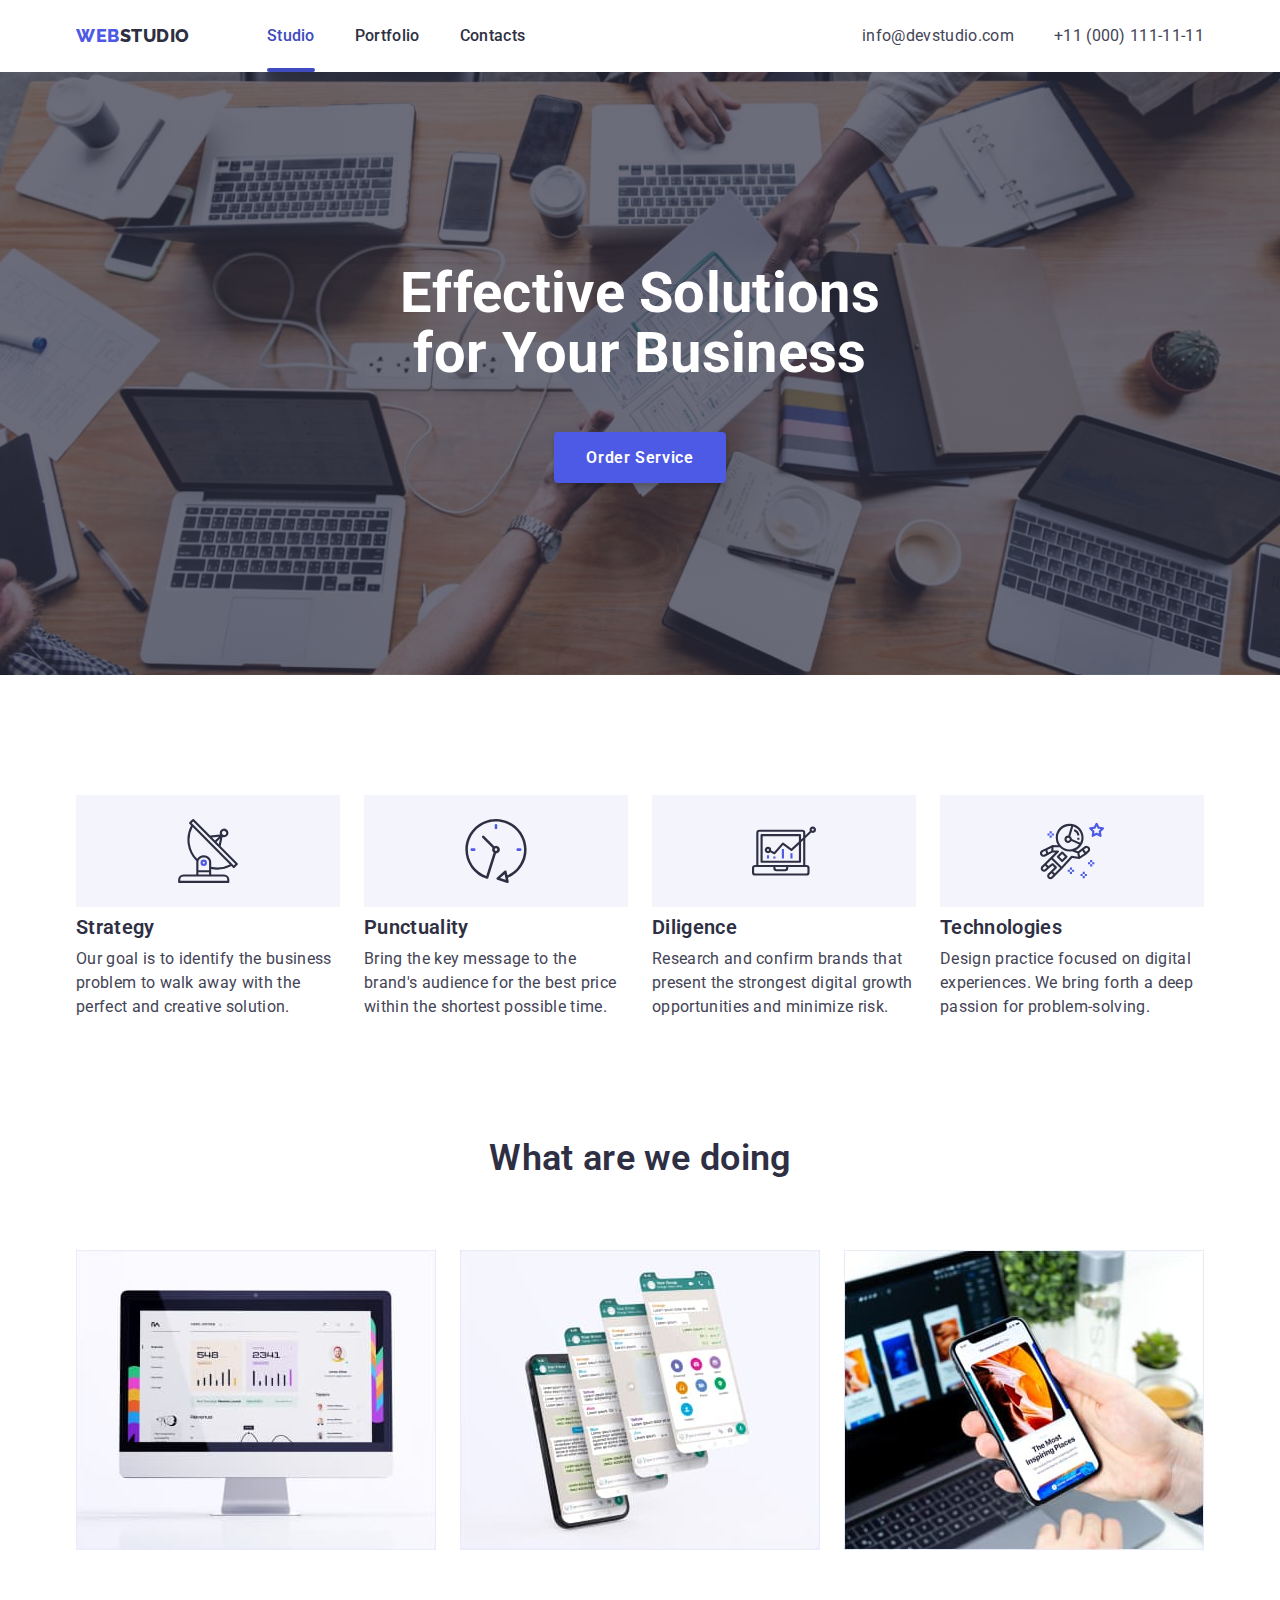
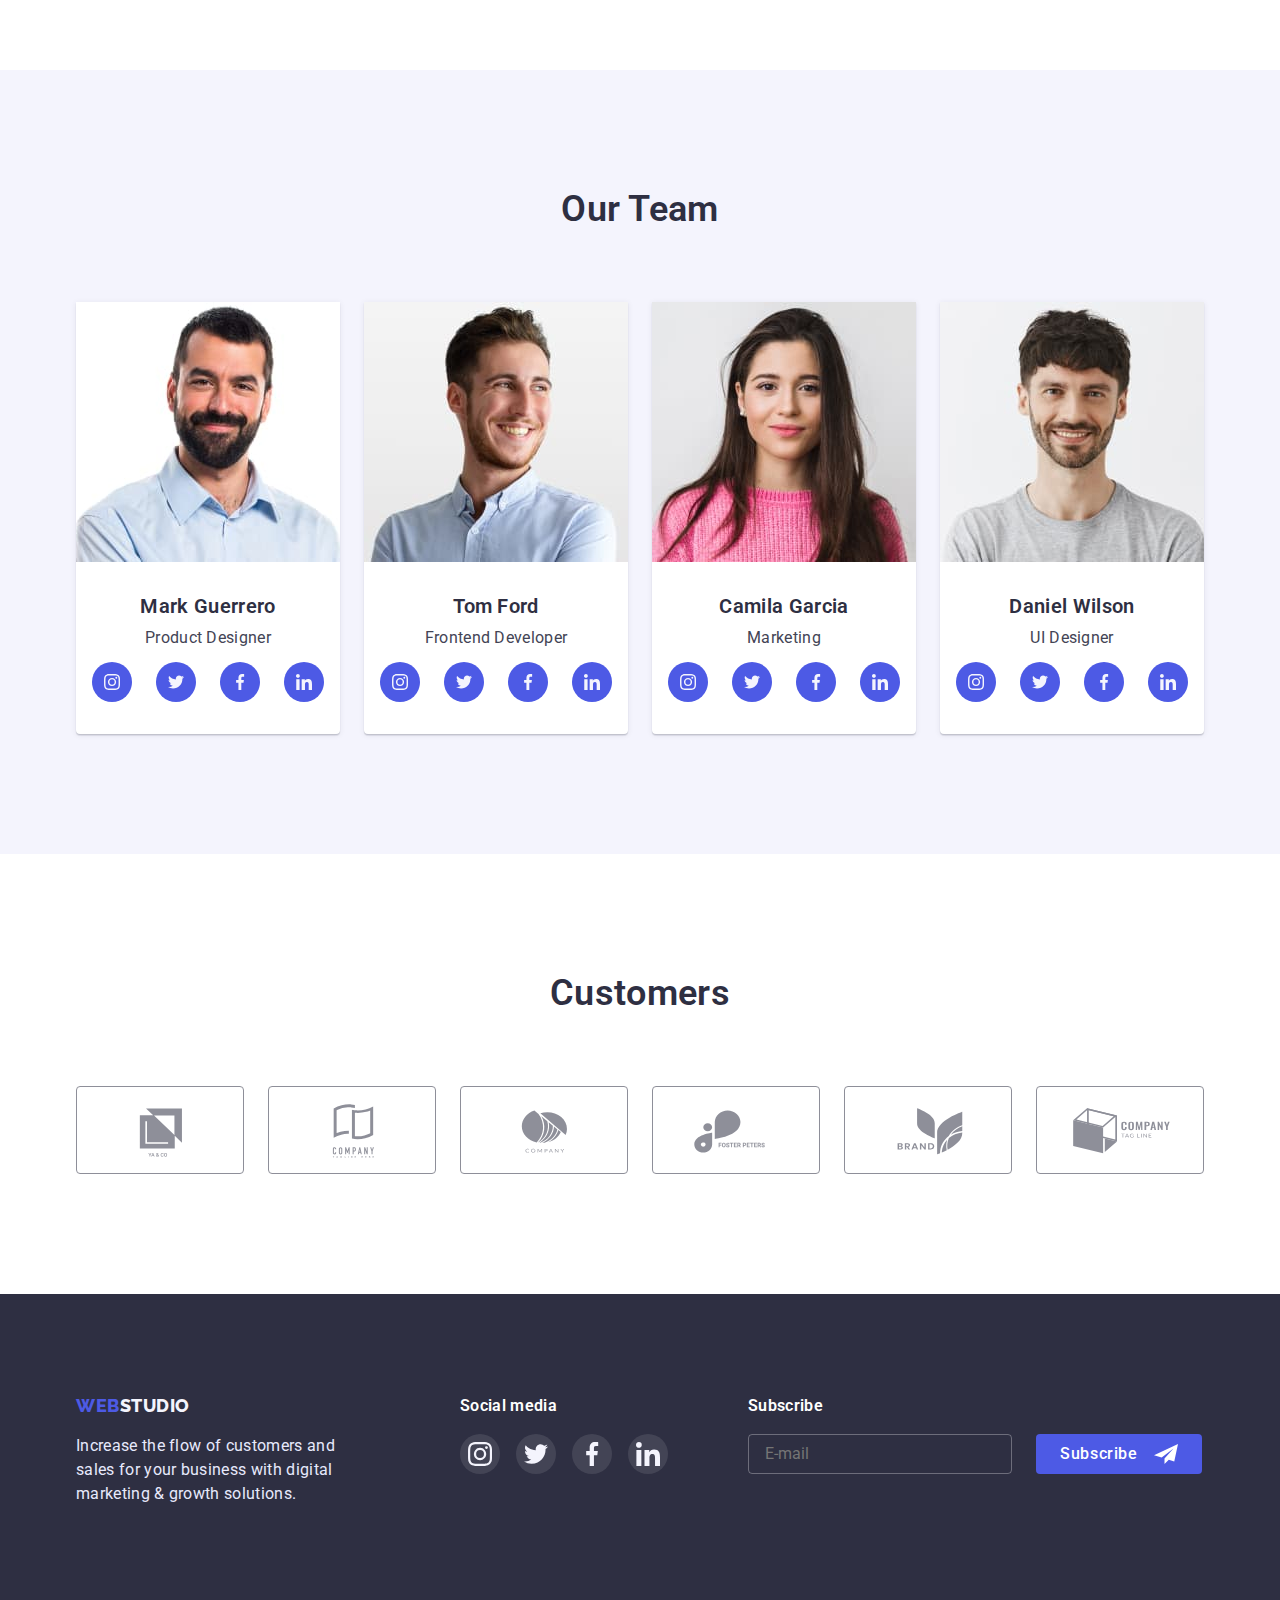
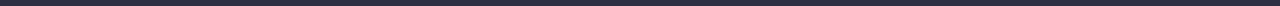
<file: index.html>
<!DOCTYPE html>
<html lang="en">
  <head>
    <meta charset="UTF-8" />
    <meta http-equiv="X-UA-Compatible" content="IE=edge" />
    <meta name="viewport" content="width=device-width, initial-scale=1.0" />
    <title>WebStudio</title>

    <link rel="preconnect" href="https://fonts.googleapis.com" />
    <link rel="preconnect" href="https://fonts.gstatic.com" crossorigin />
    <link
      href="https://fonts.googleapis.com/css2?family=Raleway:wght@700&family=Roboto:wght@400;500;700;900&display=swap"
      rel="stylesheet"
    />
    <link
      rel="stylesheet"
      href="https://cdn.jsdelivr.net/npm/modern-normalize@1.1.0/modern-normalize.min.css"
    />
    <link rel="stylesheet" href="./css/styles.css" />
  </head>
  <body>
    <!-- HEADER -->
    <header class="header">
      <div class="container header-container">
        <nav class="navigation">
          <a href="index.html" class="logo link">WEB<span class="header-logo">STUDIO</span></a>
          <ul class="navigation-list list">
            <li class="navigation-item">
              <a class="navigation-link link current" href="index.html">Studio</a>
            </li>
            <li class="navigation-item">
              <a class="navigation-link link" href="portfolio.html">Portfolio</a>
            </li>
            <li class="navigation-item"><a class="navigation-link link" href="/">Contacts</a></li>
          </ul>
        </nav>
        <ul class="contact-list list">
          <li class="contact-item">
            <a class="contact-link link" href="mailto:info@devstudio.com">info@devstudio.com</a>
          </li>
          <li class="contact-item">
            <a class="contact-link link" href="tel:+110001111111">+11 (000) 111-11-11</a>
          </li>
        </ul>
      </div>
    </header>

    <!-- Main content -->
    <main>
      <!-- Hero -->
      <section class="hero section">
        <div class="container">
          <h1 class="hero-head">Effective Solutions for Your Business</h1>
          <button class="hero-button buttons" type="button" data-modal-open>Order Service</button>
        </div>
      </section>

      <!-- Soft skills -->
      <section class="soft-skills section">
        <div class="container">
          <h2 class="visually-hidden">Soft skills</h2>
          <ul class="soft-skill-list">
            <li class="soft-skill-items list">
              <div class="soft-skill-container">
                <svg class="soft-skill-icons">
                  <use href="./image/sprite.svg#icon-antenna"></use>
                </svg>
              </div>
              <h3 class="section-head">Strategy</h3>
              <p class="soft-skill-text">
                Our goal is to identify the business problem to walk away with the perfect and
                creative solution.
              </p>
            </li>
            <li class="soft-skill-items list">
              <div class="soft-skill-container">
                <svg class="soft-skill-icons">
                  <use href="./image/sprite.svg#icon-clock"></use>
                </svg>
              </div>
              <h3 class="section-head">Punctuality</h3>
              <p class="soft-skill-text">
                Bring the key message to the brand's audience for the best price within the shortest
                possible time.
              </p>
            </li>
            <li class="soft-skill-items list">
              <div class="soft-skill-container">
                <svg class="soft-skill-icons">
                  <use href="./image/sprite.svg#icon-diagram"></use>
                </svg>
              </div>
              <h3 class="section-head">Diligence</h3>
              <p class="soft-skill-text">
                Research and confirm brands that present the strongest digital growth opportunities
                and minimize risk.
              </p>
            </li>
            <li class="soft-skill-items list">
              <div class="soft-skill-container">
                <svg class="soft-skill-icons">
                  <use class="soft-skill-use" href="./image/sprite.svg#icon-astronaut"></use>
                </svg>
              </div>
              <h3 class="section-head">Technologies</h3>
              <p class="soft-skill-text">
                Design practice focused on digital experiences. We bring forth a deep passion for
                problem-solving.
              </p>
            </li>
          </ul>
        </div>
      </section>

      <!-- What are we doing -->
      <section class="doing section">
        <div class="container">
          <h2 class="section-title">What are we doing</h2>
          <ul class="doing-list list">
            <li class="doing-item">
              <img src="./image/main/pc.jpg" alt="computer" width="360" height="300" />
            </li>
            <li class="doing-item">
              <img src="./image/main/phone.jpg" alt="phone" width="360" height="300" />
            </li>
            <li class="doing-item">
              <img
                src="./image/main/phone_and_laptop.jpg"
                alt="phone_and_laptop"
                width="360"
                height="300"
              />
            </li>
          </ul>
        </div>
      </section>

      <!-- Team -->
      <section class="team section">
        <div class="container">
          <h2 class="section-title">Our Team</h2>
          <ul class="team-list list">
            <li class="team-item">
              <img
                class="team-member"
                src="./image/main/mark.jpg"
                alt="Mark Guerrero"
                width="264"
                height="260"
              />
              <h3 class="section-head">Mark Guerrero</h3>
              <p class="team-position">Product Designer</p>
              <ul class="team-social-list list">
                <li class="team-social-item">
                  <a href="/" class="team-social-link link">
                    <svg class="team-social-icon">
                      <use href="./image/sprite.svg#icon-instagram"></use>
                    </svg>
                  </a>
                </li>
                <li class="team-social-item">
                  <a href="/" class="team-social-link link">
                    <svg class="team-social-icon">
                      <use href="./image/sprite.svg#icon-twitter"></use>
                    </svg>
                  </a>
                </li>
                <li class="team-social-item">
                  <a href="/" class="team-social-link link">
                    <svg class="team-social-icon">
                      <use href="./image/sprite.svg#icon-facebook"></use>
                    </svg>
                  </a>
                </li>
                <li class="team-social-item">
                  <a href="/" class="team-social-link link">
                    <svg class="team-social-icon">
                      <use href="./image/sprite.svg#icon-linkedin"></use>
                    </svg>
                  </a>
                </li>
              </ul>
            </li>
            <li class="team-item">
              <img
                class="team-member"
                src="./image/main/tom.jpg"
                alt="Tom Ford"
                width="264"
                height="260"
              />
              <h3 class="section-head">Tom Ford</h3>
              <p class="team-position">Frontend Developer</p>
              <ul class="team-social-list list">
                <li class="team-social-item">
                  <a href="/" class="team-social-link link">
                    <svg class="team-social-icon">
                      <use href="./image/sprite.svg#icon-instagram"></use>
                    </svg>
                  </a>
                </li>
                <li class="team-social-item">
                  <a href="/" class="team-social-link link">
                    <svg class="team-social-icon">
                      <use href="./image/sprite.svg#icon-twitter"></use>
                    </svg>
                  </a>
                </li>
                <li class="team-social-item">
                  <a href="/" class="team-social-link link">
                    <svg class="team-social-icon">
                      <use href="./image/sprite.svg#icon-facebook"></use>
                    </svg>
                  </a>
                </li>
                <li class="team-social-item">
                  <a href="/" class="team-social-link link">
                    <svg class="team-social-icon">
                      <use href="./image/sprite.svg#icon-linkedin"></use>
                    </svg>
                  </a>
                </li>
              </ul>
            </li>
            <li class="team-item">
              <img
                class="team-member"
                src="./image/main/camila.jpg"
                alt="Camila Garcia"
                width="264"
                height="260"
              />
              <h3 class="section-head">Camila Garcia</h3>
              <p class="team-position">Marketing</p>
              <ul class="team-social-list list">
                <li class="team-social-item">
                  <a href="/" class="team-social-link link">
                    <svg class="team-social-icon">
                      <use href="./image/sprite.svg#icon-instagram"></use>
                    </svg>
                  </a>
                </li>
                <li class="team-social-item">
                  <a href="/" class="team-social-link link">
                    <svg class="team-social-icon">
                      <use href="./image/sprite.svg#icon-twitter"></use>
                    </svg>
                  </a>
                </li>
                <li class="team-social-item">
                  <a href="/" class="team-social-link link">
                    <svg class="team-social-icon">
                      <use href="./image/sprite.svg#icon-facebook"></use>
                    </svg>
                  </a>
                </li>
                <li class="team-social-item">
                  <a href="/" class="team-social-link link">
                    <svg class="team-social-icon">
                      <use href="./image/sprite.svg#icon-linkedin"></use>
                    </svg>
                  </a>
                </li>
              </ul>
            </li>
            <li class="team-item">
              <img
                class="team-member"
                src="./image/main/daniel.jpg"
                alt="Daniel Wilson"
                width="264"
                height="260"
              />
              <h3 class="section-head">Daniel Wilson</h3>
              <p class="team-position">UI Designer</p>
              <ul class="team-social-list list">
                <li class="team-social-item">
                  <a href="/" class="team-social-link link">
                    <svg class="team-social-icon">
                      <use href="./image/sprite.svg#icon-instagram"></use>
                    </svg>
                  </a>
                </li>
                <li class="team-social-item">
                  <a href="/" class="team-social-link link">
                    <svg class="team-social-icon">
                      <use href="./image/sprite.svg#icon-twitter"></use>
                    </svg>
                  </a>
                </li>
                <li class="team-social-item">
                  <a href="/" class="team-social-link link">
                    <svg class="team-social-icon">
                      <use href="./image/sprite.svg#icon-facebook"></use>
                    </svg>
                  </a>
                </li>
                <li class="team-social-item">
                  <a href="/" class="team-social-link link">
                    <svg class="team-social-icon">
                      <use href="./image/sprite.svg#icon-linkedin"></use>
                    </svg>
                  </a>
                </li>
              </ul>
            </li>
          </ul>
        </div>
      </section>

      <!-- Customers -->
      <section class="customers section">
        <div class="container">
          <h2 class="section-title">Customers</h2>
          <ul class="customer-list list">
            <li class="customer-item">
              <a class="customer-link link" href="/">
                <svg class="customer-icon" width="106" height="60">
                  <use href="./image/sprite.svg#icon-logo-1"></use></svg
              ></a>
            </li>
            <li class="customer-item">
              <a class="customer-link link" href="/">
                <svg class="customer-icon" width="106" height="60">
                  <use href="./image/sprite.svg#icon-logo-2"></use></svg
              ></a>
            </li>
            <li class="customer-item">
              <a class="customer-link link" href="/">
                <svg class="customer-icon" width="106" height="60">
                  <use href="./image/sprite.svg#icon-logo-3"></use></svg
              ></a>
            </li>
            <li class="customer-item">
              <a class="customer-link link" href="/">
                <svg class="customer-icon" width="106" height="60">
                  <use href="./image/sprite.svg#icon-logo-4"></use></svg
              ></a>
            </li>
            <li class="customer-item">
              <a class="customer-link link" href="/">
                <svg class="customer-icon" width="106" height="60">
                  <use href="./image/sprite.svg#icon-logo-5"></use></svg
              ></a>
            </li>
            <li class="customer-item">
              <a class="customer-link link" href="/">
                <svg class="customer-icon" width="106" height="60">
                  <use href="./image/sprite.svg#icon-logo-6"></use></svg
              ></a>
            </li>
          </ul>
        </div>
      </section>
    </main>

    <!-- Footer -->
    <footer class="footer">
      <div class="container">
        <div class="footer-container">
          <a href="index.html" class="logo link">WEB<span class="footer-logo">STUDIO</span></a>
          <p class="footer-text">
            Increase the flow of customers and sales for your business with digital marketing &
            growth solutions.
          </p>
        </div>
        <div class="footer-social-container">
          <p class="social-media">Social media</p>
          <ul class="footer-social-list list">
            <li class="footer-social-item">
              <a href="/" class="footer-social-link link">
                <svg class="footer-social-icon">
                  <use href="./image/sprite.svg#icon-instagram"></use>
                </svg>
              </a>
            </li>
            <li class="footer-social-item">
              <a href="/" class="footer-social-link link">
                <svg class="footer-social-icon">
                  <use href="./image/sprite.svg#icon-twitter"></use>
                </svg>
              </a>
            </li>
            <li class="footer-social-item">
              <a href="/" class="footer-social-link link">
                <svg class="footer-social-icon">
                  <use href="./image/sprite.svg#icon-facebook"></use>
                </svg>
              </a>
            </li>
            <li class="footer-social-item">
              <a href="/" class="footer-social-link link">
                <svg class="footer-social-icon">
                  <use href="./image/sprite.svg#icon-linkedin"></use>
                </svg>
              </a>
            </li>
          </ul>
        </div>
        <form class="subscribe-form" name="subscribe-form">
          <p class="subscribe-form-text">Subscribe</p>
          <div class="subscribe-wrapper">
            <label class="subscribe-form-field">
              <input
                class="subscribe-form-input"
                name="user_email"
                type="email"
                placeholder="E-mail"
                required
              />
            </label>
            <button class="subscribe-form-button buttons" type="submit">
              <span class="subscribe-button-text">Subscribe</span>
              <svg class="subscribe-form-icon" width="24" height="24">
                <use href="./image/sprite.svg#subscribe-icon"></use>
              </svg>
            </button>
          </div>
        </form>
      </div>
    </footer>

    <!-- Modal -->
    <div class="backdrop is-hidden" data-modal>
      <div class="modal">
        <button class="modal-btn" data-modal-close>
          <svg class="modal-icon" width="8" height="8">
            <use href="./image/sprite.svg#icon-close"></use>
          </svg>
        </button>
        <form class="modal-form" name="modal_form">
          <strong class="modal-form-appeal">Leave your contacts and we will call you back</strong>
          <div class="modal-label-group" role="group">
            <label class="modal-form-field">
              <span class="modal-form-label first-label">Name</span>
              <input
                class="modal-form-input"
                type="text"
                name="user_name"
                required
                minlength="3"
                placeholder="&nbsp;"
              />
              <svg class="modal-form-icon" width="18" height="18">
                <use href="./image/sprite.svg#person-icon"></use>
              </svg>
            </label>
            <label class="modal-form-field">
              <span class="modal-form-label">Phone</span
              ><input
                class="modal-form-input"
                type="phone"
                name="user_phone"
                required
                placeholder="&nbsp;"
              />
              <svg class="modal-form-icon" width="18" height="18">
                <use href="./image/sprite.svg#phone-icon"></use>
              </svg>
            </label>
            <label class="modal-form-field">
              <span class="modal-form-label">Email</span
              ><input
                class="modal-form-input"
                type="email"
                name="user_email"
                required
                placeholder="&nbsp;"
              />
              <svg class="modal-form-icon" width="18" height="18">
                <use href="./image/sprite.svg#email-icon"></use>
              </svg>
            </label>
            <label class="modal-form-field comment-field">
              <span class="modal-form-label">Comment</span>
              <textarea
                class="modal-form-comment"
                name="user_comment"
                rows="7"
                placeholder="Text input"
              ></textarea>
            </label>
            <label class="modal-form-agree">
              <input
                class="modal-form-checkbox visually-hidden"
                type="checkbox"
                name="user_agreement"
                required
              />
              <svg class="modal-form-check" width="16" height="16">
                <use class="check" href="./image/sprite.svg#check-icon"></use>
                <use class="uncheck" href="./image/sprite.svg#uncheck-icon"></use>
              </svg>
              <span class="modal-form-agree-text"
                >I accept the terms and conditions of the&nbsp<a
                  href="/"
                  class="modal-form-agree-link"
                  >Privacy Policy</a
                >
              </span>
            </label>
            <button class="modal-form-button buttons" type="submit">Send</button>
          </div>
        </form>
      </div>
    </div>
    <script src="./js/modal.js"></script>
  </body>
</html>
</file>
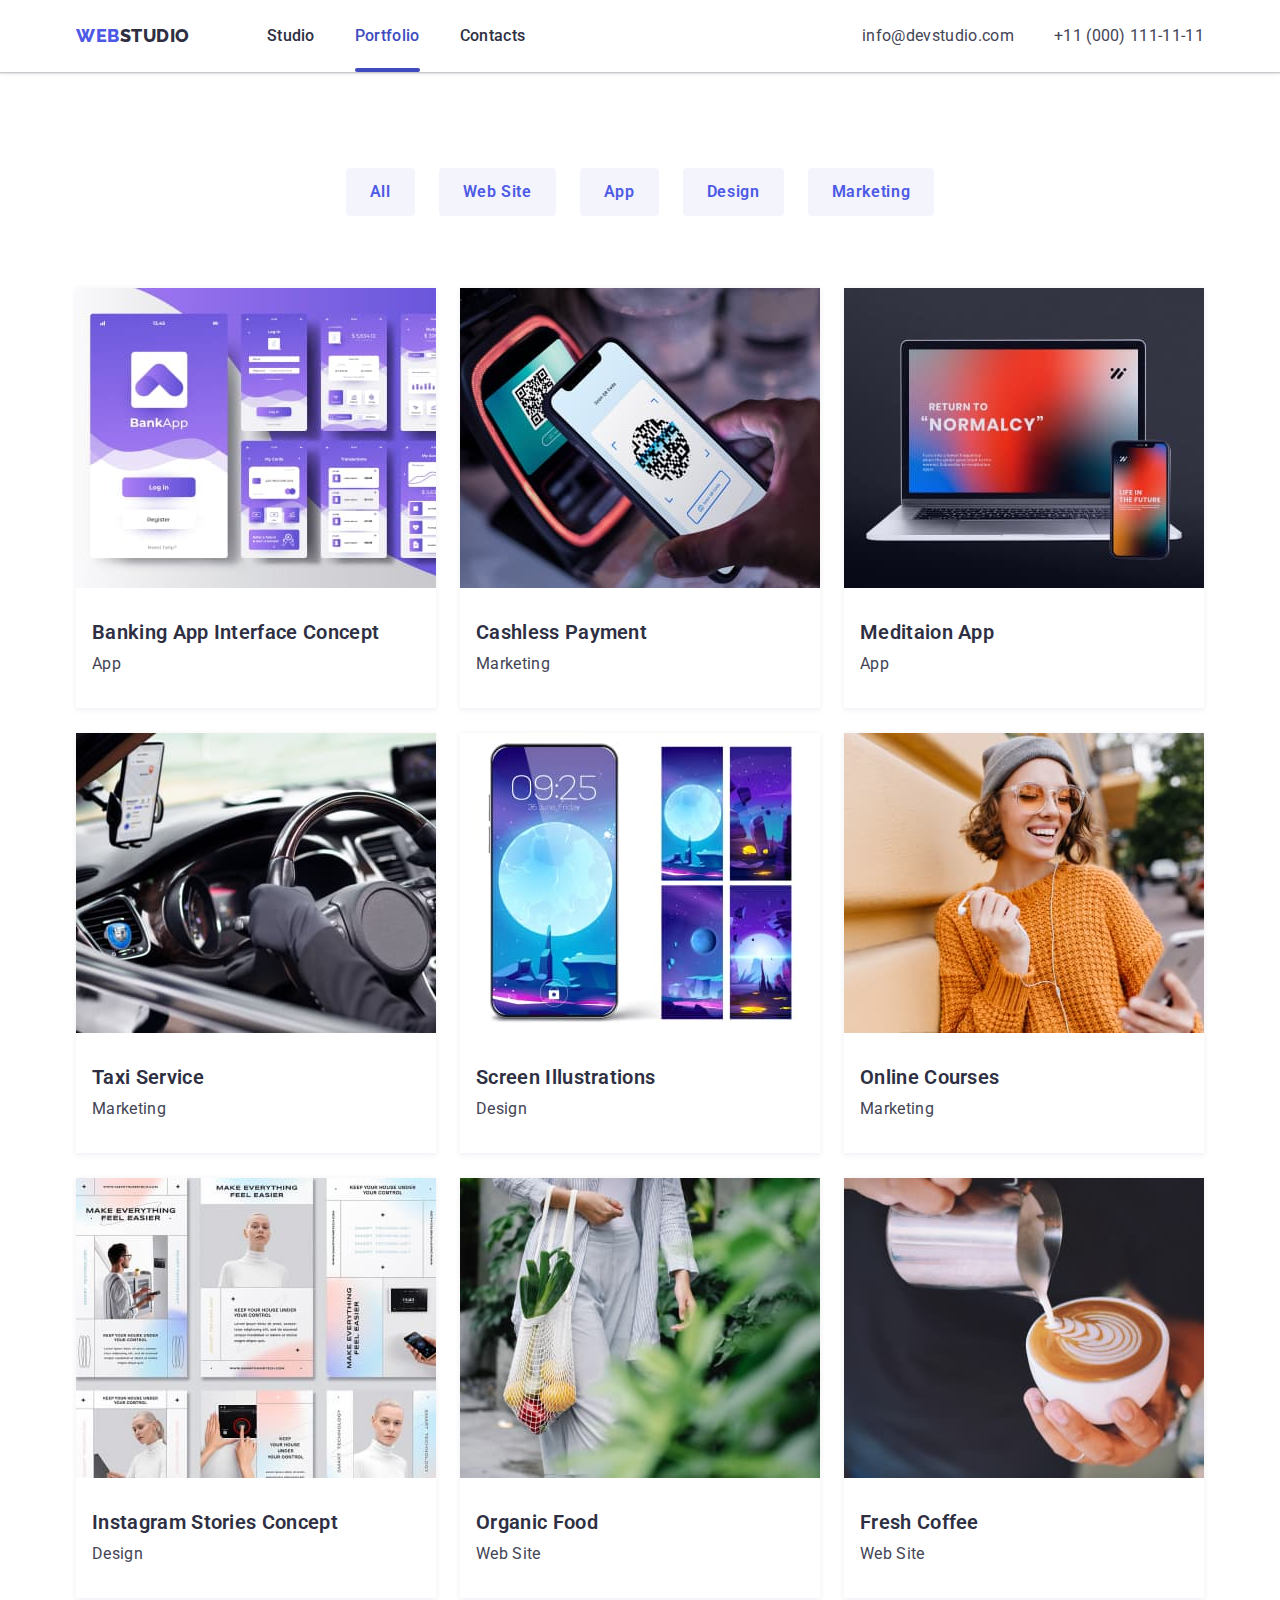
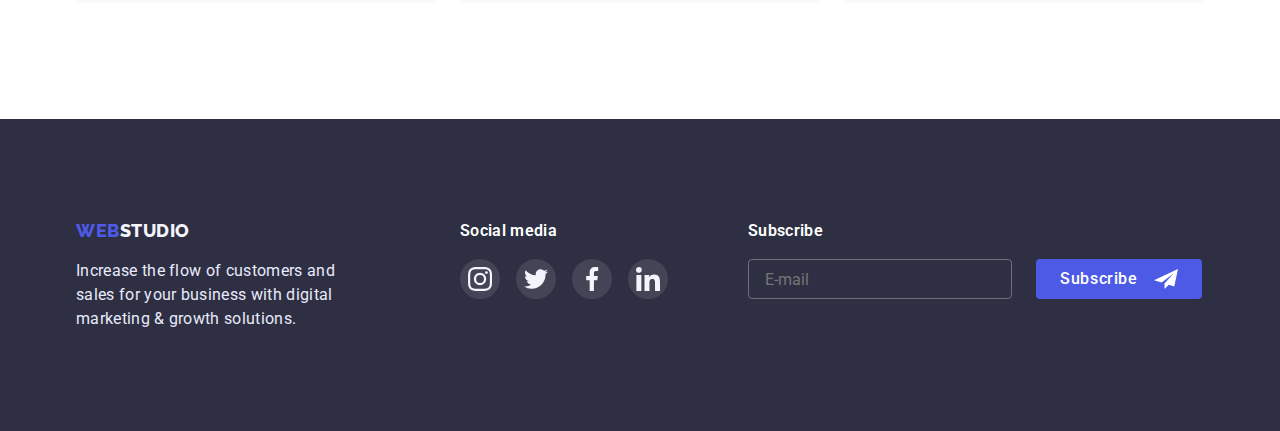
<file: portfolio.html>
<!DOCTYPE html>
<html lang="en">
  <head>
    <meta charset="UTF-8" />
    <meta http-equiv="X-UA-Compatible" content="IE=edge" />
    <meta name="viewport" content="width=device-width, initial-scale=1.0" />
    <title>Portfolio</title>
    <link rel="preconnect" href="https://fonts.googleapis.com" />
    <link rel="preconnect" href="https://fonts.gstatic.com" crossorigin />
    <link
      href="https://fonts.googleapis.com/css2?family=Raleway:wght@700&family=Roboto:wght@400;500;700;900&display=swap"
      rel="stylesheet"
    />
    <link
      rel="stylesheet"
      href="https://cdn.jsdelivr.net/npm/modern-normalize@1.1.0/modern-normalize.min.css"
    />
    <link rel="stylesheet" href="./css/styles.css" />
  </head>

  <body>
    <!-- Header -->
    <header class="header">
      <div class="container header-container">
        <nav class="navigation">
          <a href="index.html" class="logo link">WEB<span class="header-logo">STUDIO</span></a>
          <ul class="navigation-list list">
            <li class="navigation-item">
              <a class="navigation-link link" href="index.html">Studio</a>
            </li>
            <li class="navigation-item">
              <a class="navigation-link link current" href="portfolio.html">Portfolio</a>
            </li>
            <li class="navigation-item"><a class="navigation-link link" href="/">Contacts</a></li>
          </ul>
        </nav>
        <ul class="contact-list list">
          <li class="contact-item">
            <a class="contact-link link" href="mailto:info@devstudio.com">info@devstudio.com</a>
          </li>
          <li class="contact-item">
            <a class="contact-link link" href="tel:+110001111111">+11 (000) 111-11-11</a>
          </li>
        </ul>
      </div>
    </header>

    <!-- main content -->
    <main>
      <!-- filter -->
      <section class="work section">
        <div class="container">
          <ul class="filter-list list">
            <li class="filter-item">
              <button class="filter-buttons buttons" type="button">All</button>
            </li>
            <li class="filter-item">
              <button class="filter-buttons buttons" type="button">Web Site</button>
            </li>
            <li class="filter-item">
              <button class="filter-buttons buttons" type="button">App</button>
            </li>
            <li class="filter-item">
              <button class="filter-buttons buttons" type="button">Design</button>
            </li>
            <li class="filter-item">
              <button class="filter-buttons buttons" type="button">Marketing</button>
            </li>
          </ul>

          <!-- Works -->
          <h1 class="visually-hidden">Works</h1>
          <ul class="work-list list">
            <li class="work-item">
              <a class="work-link link" href="/">
                <div class="work-overlay">
                  <img
                    src="image/portfolio/banking-app.jpg"
                    alt="Banking App"
                    width="360"
                    height="300"
                  />
                  <p class="work-overlay-text">
                    14 Stylish and User-Friendly App Design Concepts · Task Manager App · Calorie
                    Tracker App · Exotic Fruit Ecommerce App · Cloud Storage App
                  </p>
                </div>
                <div class="portfolio-content-wrapper">
                  <h2 class="section-head">Banking App Interface Concept</h2>
                  <p class="work-projects">App</p>
                </div>
              </a>
            </li>
            <li class="work-item">
              <a class="work-link link" href="/">
                <div class="work-overlay">
                  <img
                    src="image/portfolio/cashless-payment.jpg"
                    alt="Cashless Payment"
                    width="360"
                    height="300"
                  />
                  <p class="work-overlay-text">
                    14 Stylish and User-Friendly App Design Concepts · Task Manager App · Calorie
                    Tracker App · Exotic Fruit Ecommerce App · Cloud Storage App
                  </p>
                </div>
                <div class="portfolio-content-wrapper">
                  <h2 class="section-head">Cashless Payment</h2>
                  <p class="work-projects">Marketing</p>
                </div>
              </a>
            </li>
            <li class="work-item">
              <a class="work-link link" href="/">
                <div class="work-overlay">
                  <img
                    src="image/portfolio/meditation-app.jpg"
                    alt="Meditation App"
                    width="360"
                    height="300"
                  />
                  <p class="work-overlay-text">
                    14 Stylish and User-Friendly App Design Concepts · Task Manager App · Calorie
                    Tracker App · Exotic Fruit Ecommerce App · Cloud Storage App
                  </p>
                </div>
                <div class="portfolio-content-wrapper">
                  <h2 class="section-head">Meditaion App</h2>
                  <p class="work-projects">App</p>
                </div>
              </a>
            </li>
            <li class="work-item">
              <a class="work-link link" href="/">
                <div class="work-overlay">
                  <img
                    src="image/portfolio/taxi-service.jpg"
                    alt="Taxi Service"
                    width="360"
                    height="300"
                  />
                  <p class="work-overlay-text">
                    14 Stylish and User-Friendly App Design Concepts · Task Manager App · Calorie
                    Tracker App · Exotic Fruit Ecommerce App · Cloud Storage App
                  </p>
                </div>
                <div class="portfolio-content-wrapper">
                  <h2 class="section-head">Taxi Service</h2>
                  <p class="work-projects">Marketing</p>
                </div>
              </a>
            </li>
            <li class="work-item">
              <a class="work-link link" href="/">
                <div class="work-overlay">
                  <img
                    src="image/portfolio/screen-illustrations.jpg"
                    alt="Screen Illustration"
                    width="360"
                    height="300"
                  />
                  <p class="work-overlay-text">
                    14 Stylish and User-Friendly App Design Concepts · Task Manager App · Calorie
                    Tracker App · Exotic Fruit Ecommerce App · Cloud Storage App
                  </p>
                </div>
                <div class="portfolio-content-wrapper">
                  <h2 class="section-head">Screen Illustrations</h2>
                  <p class="work-projects">Design</p>
                </div>
              </a>
            </li>
            <li class="work-item">
              <a class="work-link link" href="/">
                <div class="work-overlay">
                  <img
                    src="image/portfolio/online-cources.jpg"
                    alt="Online Courses"
                    width="360"
                    height="300"
                  />
                  <p class="work-overlay-text">
                    14 Stylish and User-Friendly App Design Concepts · Task Manager App · Calorie
                    Tracker App · Exotic Fruit Ecommerce App · Cloud Storage App
                  </p>
                </div>
                <div class="portfolio-content-wrapper">
                  <h2 class="section-head">Online Courses</h2>
                  <p class="work-projects">Marketing</p>
                </div>
              </a>
            </li>
            <li class="work-item">
              <a class="work-link link" href="/">
                <div class="work-overlay">
                  <img
                    src="image/portfolio/stories-concept.jpg"
                    alt="Instagram Stories Concept"
                    width="360"
                    height="300"
                  />
                  <p class="work-overlay-text">
                    14 Stylish and User-Friendly App Design Concepts · Task Manager App · Calorie
                    Tracker App · Exotic Fruit Ecommerce App · Cloud Storage App
                  </p>
                </div>
                <div class="portfolio-content-wrapper">
                  <h2 class="section-head">Instagram Stories Concept</h2>
                  <p class="work-projects">Design</p>
                </div>
              </a>
            </li>
            <li class="work-item">
              <a class="work-link link" href="/">
                <div class="work-overlay">
                  <img
                    src="image/portfolio/organic-food.jpg"
                    alt="Organic Food"
                    width="360"
                    height="300"
                  />
                  <p class="work-overlay-text">
                    14 Stylish and User-Friendly App Design Concepts · Task Manager App · Calorie
                    Tracker App · Exotic Fruit Ecommerce App · Cloud Storage App
                  </p>
                </div>
                <div class="portfolio-content-wrapper">
                  <h2 class="section-head">Organic Food</h2>
                  <p class="work-projects">Web Site</p>
                </div>
              </a>
            </li>
            <li class="work-item">
              <a class="work-link link" href="/">
                <div class="work-overlay">
                  <img
                    src="image/portfolio/fresh-coffee.jpg"
                    alt="Fresh Coffee"
                    width="360"
                    height="300"
                  />
                  <p class="work-overlay-text">
                    14 Stylish and User-Friendly App Design Concepts · Task Manager App · Calorie
                    Tracker App · Exotic Fruit Ecommerce App · Cloud Storage App
                  </p>
                </div>
                <div class="portfolio-content-wrapper">
                  <h2 class="section-head">Fresh Coffee</h2>
                  <p class="work-projects">Web Site</p>
                </div>
              </a>
            </li>
          </ul>
        </div>
      </section>
    </main>

    <!-- Footer -->
    <footer class="footer">
      <div class="container">
        <div class="footer-container">
          <a href="index.html" class="logo link">WEB<span class="footer-logo">STUDIO</span></a>
          <p class="footer-text">
            Increase the flow of customers and sales for your business with digital marketing &
            growth solutions.
          </p>
        </div>
        <div class="footer-social-container">
          <p class="social-media">Social media</p>
          <ul class="footer-social-list list">
            <li class="footer-social-item">
              <a href="/" class="footer-social-link link">
                <svg class="footer-social-icon">
                  <use href="./image/sprite.svg#icon-instagram"></use>
                </svg>
              </a>
            </li>
            <li class="footer-social-item">
              <a href="/" class="footer-social-link link">
                <svg class="footer-social-icon">
                  <use href="./image/sprite.svg#icon-twitter"></use>
                </svg>
              </a>
            </li>
            <li class="footer-social-item">
              <a href="/" class="footer-social-link link">
                <svg class="footer-social-icon">
                  <use href="./image/sprite.svg#icon-facebook"></use>
                </svg>
              </a>
            </li>
            <li class="footer-social-item">
              <a href="/" class="footer-social-link link">
                <svg class="footer-social-icon">
                  <use href="./image/sprite.svg#icon-linkedin"></use>
                </svg>
              </a>
            </li>
          </ul>
        </div>
        <form class="subscribe-form" name="subscribe-form">
          <p class="subscribe-form-text">Subscribe</p>
          <div class="subscribe-wrapper">
            <label class="subscribe-form-field">
              <input
                class="subscribe-form-input"
                name="user_email"
                type="email"
                placeholder="E-mail"
                required
              />
            </label>
            <button class="subscribe-form-button buttons" type="submit">
              <span class="subscribe-button-text">Subscribe</span>
              <svg class="subscribe-form-icon" width="24" height="24">
                <use href="./image/sprite.svg#subscribe-icon"></use>
              </svg>
            </button>
          </div>
        </form>
      </div>
    </footer>
  </body>
</html>
</file>
<file: css/styles.css>
/*========================VAR=====================*/
:root {
	/* ========COLOR-GAMMA============ */
	--primary-brand-color: #4D5AE5;
	--dark-color: #2E2F42;
	--text-color: #434455;
	--sub-text-color: #8E8F99;
	--accent-color: #E7E9FC;
	--light-color: #F4F4FD;
	--doc-color: #FFFFFF;
	--active-hero-button: #404BBF;
	--portfolio-page-color: #E5E5E5;
	--social-active-color:#31D0AA;
	/* ========/COLOR-GAMMA============ */

	/* ========MODAL-GAMMA============= */
	--backdrop-color:rgba(46, 47, 66, 0.4);
	--modal-window:#FCFCFC;
	/* ========/MODAL-GAMMA============= */

	/* ===============INDEX============= */
	--backdrop-idx:100;
	--modal-idx:1000;
	/* ==============/INDEX============= */

	/* ===============VALUE============= */
	--main-value: 24px;
	/* ==============/VALUE============= */

	/* ==============TRANSITION========= */
	--main-cubic-bezier:cubic-bezier(0.4, 0, 0.2, 1);
	--main-duration:250ms;
	/* =============/TRANSITION========= */
}
/*========================/VAR=====================*/

/* =====================BODY-STYLES================ */
h1,
h2,
h3,
h4,
p {
	margin-top: 0;
	margin-bottom: 0;
}

img {
	display: block;
	max-width: 100%;
}

ul,
ol {
	margin-top: 0;
	margin-bottom: 0;
	padding-left: 0;
}

body {
	font-family: 'Roboto', sans-serif;
	font-size: 16px;
	line-height: 1.5;
	letter-spacing: 0.02em;

	background-color: var(--doc-color);
	color: var(--text-color)
}

.container {
	width: 1158px;
	padding-left: 15px;
	padding-right: 15px;
	margin-left: auto;
	margin-right: auto;
}

.list {
	list-style: none;
}

.link {
	text-decoration: none;
}

.buttons {
	align-items: center;
	border: 0;

	font-family: 'Roboto', sans-serif;
	font-weight: 600;
	font-size: 16px;
	letter-spacing: 0.04em;

	
}

.buttons:hover,
.buttons:focus {
	cursor: pointer;
}

.visually-hidden {
	position: absolute;
	width: 1px;
	height: 1px;
	margin: -1px;
	border: 0;
	padding: 0;
	white-space: nowrap;
	clip-path: inset(100%);
	clip: rect(0 0 0 0);
	overflow: hidden;
}
/* =====================/BODY-STYLES================ */

/* =====================HEADER====================== */
.header {
	box-shadow: 
		0px 2px 1px rgba(46, 47, 66, 0.08),
		0px 1px 1px rgba(46, 47, 66, 0.16),
		0px 1px 6px rgba(46, 47, 66, 0.08);
}

.header-container {
	display: flex;
	align-items: center;
}

.navigation {
	display: flex;
	align-items: center;

	color: var(--dark-color);
}

.logo {
    display: inline-block;
	padding-top: var(--main-value);
	padding-bottom: var(--main-value);
	margin-right: 77px;

	font-family: 'Raleway', sans-serif;
	font-weight: 800;
	font-size: 18px;
	line-height: 1.33;
	letter-spacing: 0.03em;

	color: var(--primary-brand-color);
}

.header-logo {
	color: var(--dark-color);
}

.navigation-list {
	display: flex;
}

.navigation-item {}

.navigation-item:not(:last-child) {
	margin-right: 40px;
}

.navigation-link {
	position: relative;

    display: inline-block;
    padding-top: var(--main-value);
	padding-bottom: var(--main-value);

	font-weight: 500;

	color: inherit;
	
	transition: color var(--main-duration) var(--main-cubic-bezier);
}

.navigation-link.current{
	color: var(--active-hero-button);
}
.navigation-link::after{
	content: '';

	transition: background-color var(--main-duration) var(--main-cubic-bezier);
}

.navigation-link.current.navigation-link::after{
	content: '';

	position:absolute;
	bottom:0;
	left:0;

	width:100%;
	height:4px;
	border-radius: 2px;
	background-color: var(--active-hero-button);
}

.contact-list {
	display: flex;
	align-items: center;
	margin-left: auto;
}

.contact-item {}

.contact-item:not(:last-child) {
	margin-right: 40px;
}

.contact-link {
	display: inline-block;
	padding-top: var(--main-value);
	padding-bottom: var(--main-value);
	
	color: var(--text-color);

	transition: color var(--main-duration) var(--main-cubic-bezier);
}

.contact-link:hover,
.contact-link:focus {
	color: var(--primary-brand-color);
}
/* =====================/HEADER====================== */

/* =====================MAIN====================== */
.section-head {
	margin-bottom: 8px;

	font-weight: 600;
	font-size: 20px;
	line-height: 1.2;

	color: var(--dark-color);
}

.section-title {
	margin-bottom: 72px;
	text-align: center;

	font-weight: 600;
	font-size: 36px;
	line-height: 1.1;
	
	color: var(--dark-color);
}

.section {
	padding-top: 120px;
	padding-bottom: 120px;
}
/* =====================/MAIN====================== */

/* =====================HERO====================== */
.hero {
	max-width: 1440px;
	padding-top: 192px;
	padding-bottom: 192px;
	margin: 0 auto;
	
	font-weight: 600;
	
	background-color: var(--dark-color);
	background-image:
	linear-gradient(rgba(46, 47, 66, 0.7),rgba(46, 47, 66, 0.7)),
	url(../image/main/bg.jpg);
	background-size: cover;
	background-repeat: no-repeat;
	background-position:center;
}

.hero-head {
	width: 492px;
	margin-bottom: 48px;
	margin-right: auto;
	margin-left: auto;
	text-align: center;

	font-size: 56px;
	line-height: 1.07;

	color: var(--doc-color);
}

.hero-button {
	display: block;
	padding: 16px 32px;
	margin-left: auto;
	margin-right: auto;

	line-height: 1.19;

	background-color: var(--primary-brand-color);
	color: var(--doc-color);
	box-shadow: 0px 4px 4px rgba(0, 0, 0, 0.15);
	border-radius: 4px;

	transition: background-color var(--main-duration) var(--main-cubic-bezier);
}

.hero-button:hover,
.hero-button:focus {
	background-color:var(--active-hero-button);
}
/* =====================/HERO====================== */

/* =====================SOFT-SKILLS================ */
.soft-skills {
	padding-bottom: 0;
}


.soft-skill-list {
	display: flex;
	flex-wrap: wrap;
	margin-left: calc(-1*var(--main-value));
	margin-bottom: calc(-1*var(--main-value));
}

.soft-skill-items {
	flex-basis: calc(100%/4 - var(--main-value));
	margin-left: var(--main-value);
	margin-bottom: var(--main-value);
}

.soft-skill-container {
	display: flex;
	justify-content: center;
	align-items: center;
	width: 264px;
	height: 112px;
	margin-bottom: 8px;

	background-color:var(--light-color);
}

.soft-skill-icons {
	width: 64px;
	height: 64px;
}

.soft-skill-text {}
/* =====================/SOFT-SKILLS================ */

/* =====================WHAT-WE-DOING================ */
.doing {}

.doing-list {
	display: flex;
	flex-wrap: wrap;
	margin-left: calc(-1*var(--main-value));
	margin-bottom: calc(-1*var(--main-value));
}

.doing-item {
	flex-basis: calc(100%/3 - var(--main-value));
	margin-left: var(--main-value);
	margin-bottom: var(--main-value);
}
/* =====================/WHAT-WE-DOING================ */

/* =====================TEAM========================== */
.team {
	background-color: var(--light-color);
}

.team-list {
	display: flex;
	flex-wrap: wrap;
	margin-left: calc(-1*var(--main-value));
	margin-bottom: calc(-1*var(--main-value));
}

.team-item {
	flex-basis: calc(100%/4 - var(--main-value));
	margin-left: var(--main-value);
	margin-bottom: var(--main-value);
	padding-bottom: 32px;

	background-color: var(--doc-color);
	box-shadow:
		0px 1px 6px rgba(46, 47, 66, 0.08),
		0px 1px 1px rgba(46, 47, 66, 0.16),
		0px 2px 1px rgba(46, 47, 66, 0.08);
	border-radius: 0px 0px 4px 4px;
}

.team-member {
	margin-bottom: 32px;
}

.team-item>.section-head {
	text-align: center;
}


.team-position {
	text-align: center;
	margin-bottom: 12px;
}

.team-social-list {
	display: flex;
	justify-content: center;
	align-items:center;
	gap:24px;
}

.team-social-item {
	width:40px;
	height:40px;
}

.team-social-link {
	width: 100%;
	height:100%;
	display: flex;
	justify-content: center;
	align-items: center;
	border-radius: 50%;

    background-color: var(--primary-brand-color);

	transition: background-color var(--main-duration) var(--main-cubic-bezier) ;
}

.team-social-link:hover,
.team-social-link:focus{
	background-color:var(--active-hero-button);
}

.team-social-icon {
    width: 16px;
    height: 16px;
	
	fill:var(--light-color)
}
/* =====================/TEAM========================== */

/* =====================CUSTOMERS====================== */

.customers {}

.customer-list {
	display: flex;
	gap:24px;
	justify-content: center;
	align-items: center;
}

.customer-item{
	width: 168px;
	height: 88px;
}

.customer-link:hover,
.customer-link:focus{
	border-color: var(--primary-brand-color);
}

.customer-link:hover .customer-icon,
.customer-link:focus .customer-icon{
	fill:var(--primary-brand-color);
}

.customer-link{
	display:flex;
	justify-content: center;
	align-items: center;
	width: 100%;
	height: 100%;

	border: 1px solid #8E8F99;
	border-radius: 4px; 

	transition: border-color var(--main-duration) var(--main-cubic-bezier);
}

.customer-icon {
 	fill:var(--sub-text-color);

	transition: fill var(--main-duration) var(--main-cubic-bezier);
}
/* =====================/CUSTOMERS====================== */

/* =====================FOOTER====================== */
.footer {
	padding-top: 100px;
	padding-bottom: 100px;

	background-color: var(--dark-color);
}

.footer>.container{
	display: flex;
}

.footer-container {}

.footer .logo{
	margin-right: 0;
	padding: 0;
    margin-bottom: 16px;
}

.footer-logo {
	color: var(--light-color);
}


.footer-text {
	max-width: 264px;

	color: var(--accent-color);
}

.footer-social-container {
	margin-left: 120px;
}

.social-media,
.subscribe-form-text {
	margin-bottom: 16px;

	font-weight: 600;
	line-height: 1.5;

	color: var(--doc-color);
}

.footer-social-list {
	display:flex;
	gap: 16px;
}

.footer-social-item {
	display: flex;
	justify-content: center;
	align-items: center;
	width: 40px;
	height: 40px;

}

.footer-social-link {
	display: flex;
	justify-content: center;
	align-items: center;
	width: 100%;
	height: 100%;

	background-color: rgba(255, 255, 255, 0.1);
	border-radius: 50%;

	transition: background-color var(--main-duration) var(--main-cubic-bezier);
}

.footer-social-link:hover,
.footer-social-link:focus{
	background-color:var(--social-active-color);
}

.footer-social-icon {
	width:24px;
	height:24px;

	fill:var(--light-color);
}

.subscribe-form {
	margin-left: 80px;
}

.subscribe-form-text {
}

.subscribe-wrapper {
	display: flex;
}

.subscribe-form-field{
	width: 264px;		
}

.subscribe-form-input {
	width: 100%;
	height: 40px;
	padding-left: 16px;

	background-color:transparent;
	border: 1px solid rgba(255, 255, 255, 0.3);
	border-radius: 4px;
	outline: none;
	color: var(--doc-color);
}

.subscribe-form-button {
	display: flex;
	margin-left: 24px;
	padding: 8px 24px;

	color:var(--doc-color);
	background-color: #4D5AE5;
	border-radius: 4px;

	transition: background-color var(--main-duration) var(--main-cubic-bezier);
}

.subscribe-form-button:hover,
.subscribe-form-button:focus{
	background-color: #404BBF;
}

.subscribe-button-text {
	font-weight: 500;
	line-height: 1.5;
}

.subscribe-form-icon {
	margin-left: 16px;

	fill:currentColor;
}
/* =====================/CUSTOMERS====================== */

/* =====================PORTFOLIO====================== */
.work {	
	padding-top: 96px;
}

/* =====================FILTER========================== */
.filter-list {
	display: flex;
	justify-content: center;
	margin-bottom: 72px;
}

.filter-item:not(:first-child) {
	margin-left: var(--main-value);
}

.filter-buttons {
	padding: 12px 24px;
	border-radius: 4px;
	border:0;

	line-height: 1.5;

	color: var(--primary-brand-color);
	background-color: var(--light-color);

	transition: color var(--main-duration) var(--main-cubic-bezier),
	 background-color var(--main-duration) var(--main-cubic-bezier),
		   box-shadow var(--main-duration) var(--main-cubic-bezier);
}

.filter-buttons:active,
.filter-buttons:hover,
.filter-buttons:focus {
	background-color: var(--primary-brand-color);
	color: var(--doc-color);
	box-shadow: 0px 3px 1px rgba(0, 0, 0, 0.1),
				0px 2px 1px rgba(0, 0, 0, 0.08),
				0px 2px 2px rgba(0, 0, 0, 0.12);
}
/* =====================/FILTER========================== */

/* =====================WORKS============================ */
.work-list {
	display: flex;
	flex-wrap: wrap;
	margin-left: calc(-1*var(--main-value));
	margin-bottom: calc(-1*var(--main-value));
}

.work-item {
	position: relative;

	flex-basis: calc(100%/3 - var(--main-value));
	margin-left: var(--main-value);
	margin-bottom: var(--main-value);
}

.work-link {
	display: block;

	color: inherit;
	border-bottom: 0.5px solid #F4F4FD;
	box-shadow: 0px 1px 6px rgba(46, 47, 66, 0.08);
	background-color: var(--doc-color);

	transition:box-shadow var(--main-duration) var(--main-cubic-bezier);
}

.work-link:hover,
.work-link:focus{
    box-shadow: 0px 1px 6px rgba(46, 47, 66, 0.08), 
				0px 1px 1px rgba(46, 47, 66, 0.16), 
				0px 2px 1px rgba(46, 47, 66, 0.08);
}

.work-overlay{
	position: relative;
	overflow: hidden;
}

.work-link>img {}

.work-overlay-text {
	position: absolute;
	top: 0;
	left: 0;
	transform: translate(0, 100%);
	overflow: auto;

	width: 100%;
	height: 100%;
	padding: 40px 32px 164px;

	font-weight: 400;

	background-color:var(--primary-brand-color);
	color: var(--light-color);

	transition: transform var(--main-duration) var(--main-cubic-bezier);
}

.work-link:hover .work-overlay-text,
.work-link:focus .work-overlay-text{
	transform: translate(0, 0);
}

.portfolio-content-wrapper{
	padding-top: 32px;
	padding-bottom: 32px;
	padding-left: 16px;
}

.work-projects {}


/* =====================/WORKS============================ */
/* =====================/PORTFOLIO====================== */

/* =====================MODAL====================== */
.backdrop {
	position: fixed;
	top:0;
	left:0;
	z-index: var(--backdrop-idx);

	width: 100%;
	height: 100%;

	background-color: var(--backdrop-color);

	transition: visibility var(--main-duration) var(--main-cubic-bezier),
	opacity var(--main-duration) var(--main-cubic-bezier);
}

.backdrop.is-hidden{
	visibility: hidden;
	opacity: 0;
	pointer-events: none;
}

.backdrop.is-hidden .modal{
	opacity: 0;
	transform: translate(-50%, -50%) scale(1.1);
}

.modal {
	position: absolute;
	top: 50%;
	left: 50%;
	transform: translate(-50%, -50%) scale(1);
	opacity: 1;
	padding: 72px 24px 24px;

	width: 408px;

	background-color: var(--modal-window);
	box-shadow: 0px 1px 1px rgba(0, 0, 0, 0.14),
				0px 1px 3px rgba(0, 0, 0, 0.12),
				0px 2px 1px rgba(0, 0, 0, 0.2);
	border-radius: 4px;
	
	transition: transform var(--main-duration) var(--main-cubic-bezier),
	              opacity var(--main-duration) var(--main-cubic-bezier);
}

.modal-btn {
	position: absolute;
	right:var(--main-value);
	top: var(--main-value);
	z-index: var(--modal-idx);

	width: 24px;
	height: 24px;
	border-radius: 50%;

	display: flex;
	justify-content: center;
	align-items: center;
	cursor: pointer;

	border: 1px solid rgba(0, 0, 0, 0.1);
	background-color:var(--accent-color);
}

.modal-btn:hover,
.modal-btn:focus{
	background-color: var(--active-hero-button);
}

.modal-btn:hover .modal-icon,
.modal-btn:focus .modal-icon{
	fill:var(--doc-color);
}

.modal-icon {}

.modal-form {}


.modal-form-appeal {
	display: block;
	text-align: center;
	margin-bottom: 14px;

	font-weight: 500;
	line-height: 1.5;

	color: var(--dark-color);
}

.modal-label-group {}



.modal-form-field{
	position: relative;
	display: block;
	margin-bottom: 8px;
}

.comment-field{
	margin-bottom: 16px;
}

.modal-form-input:focus{
	border: 1px solid #4D5AE5;
	border-radius: 4px;
}

.modal-form-label {
	display: block;
	margin-bottom: 4px;

	font-size: 12px;
	line-height: 1.13;

	color: var(--sub-text-color);
}

.modal-form-label.first-label{
	line-height: 1.33;
}

.modal-form-input {
	width: 100%;
	height: 40px;
	padding-left: 38px;
	border: 1px solid rgba(33, 33, 33, 0.2);
	border-radius: 4px;
	outline: none;

	font-size: 18px;

	transition: border-color var(--main-duration) var(--main-cubic-bezier);
}

.modal-form-icon {
	position: absolute;
	left: 19px;
	bottom:11px;

	transition: fill var(--main-duration) var(--main-cubic-bezier);
}

.modal-form-input:focus + .modal-form-icon{
	fill:var(--primary-brand-color);
}

.modal-form-comment{
	display: block;
	resize: none;
	width: 100%;
	height: 120px;
	border: 1px solid rgba(33, 33, 33, 0.2);
	border-radius: 4px;
	padding-left: 16px;
	padding-top: 8px;

	font-size: 12px;
	line-height: 1.33;
	outline: none;

	transition: border-color var(--main-duration) var(--main-cubic-bezier);
}

.modal-form-comment::placeholder{
	color: rgba(117, 117, 117, 0.5);
}

.modal-form-comment:focus{
	border: 1px solid #4D5AE5;
	border-radius: 4px;
}

.modal-form-agree {
	display: flex;
	align-items: center;
	justify-content: center;
	gap: 8px;
	margin-bottom: 24px;
}

.modal-form-checkbox {}

.modal-form-check {}

.check{
	opacity: 0;

	transition: opacity var(--main-duration) var(--main-cubic-bezier);
}

.uncheck{
	opacity: 1;

	transition: opacity var(--main-duration) var(--main-cubic-bezier);
}

.modal-form-checkbox:checked + .modal-form-check>.check{
opacity: 1;
}

.modal-form-checkbox:checked + .modal-form-check>.uncheck{
opacity: 0;
}

.modal-form-agree-text {
	font-size: 12px;
	line-height: 1.33;

	user-select: none;
}

.modal-form-agree-link {
font-size: 12px;
line-height: 1.33;

color:var(--active-hero-button);
}

.modal-form-button{
	display: block;
	padding: 16px 32px;
	min-width: 169px;
	margin: 0 auto;

	color: var(--doc-color);
	background-color:var(--primary-brand-color);
	box-shadow: 0px 4px 4px rgba(0, 0, 0, 0.15);
	border-radius: 4px;

	font-weight: 500;
	line-height: 1.5;

	transition: background-color var(--main-duration) var(--main-cubic-bezier);
}

.modal-form-button:hover,
.modal-form-button:focus{
	background-color:var(--active-hero-button);
}
/* =====================/MODAL====================== */
</file>
